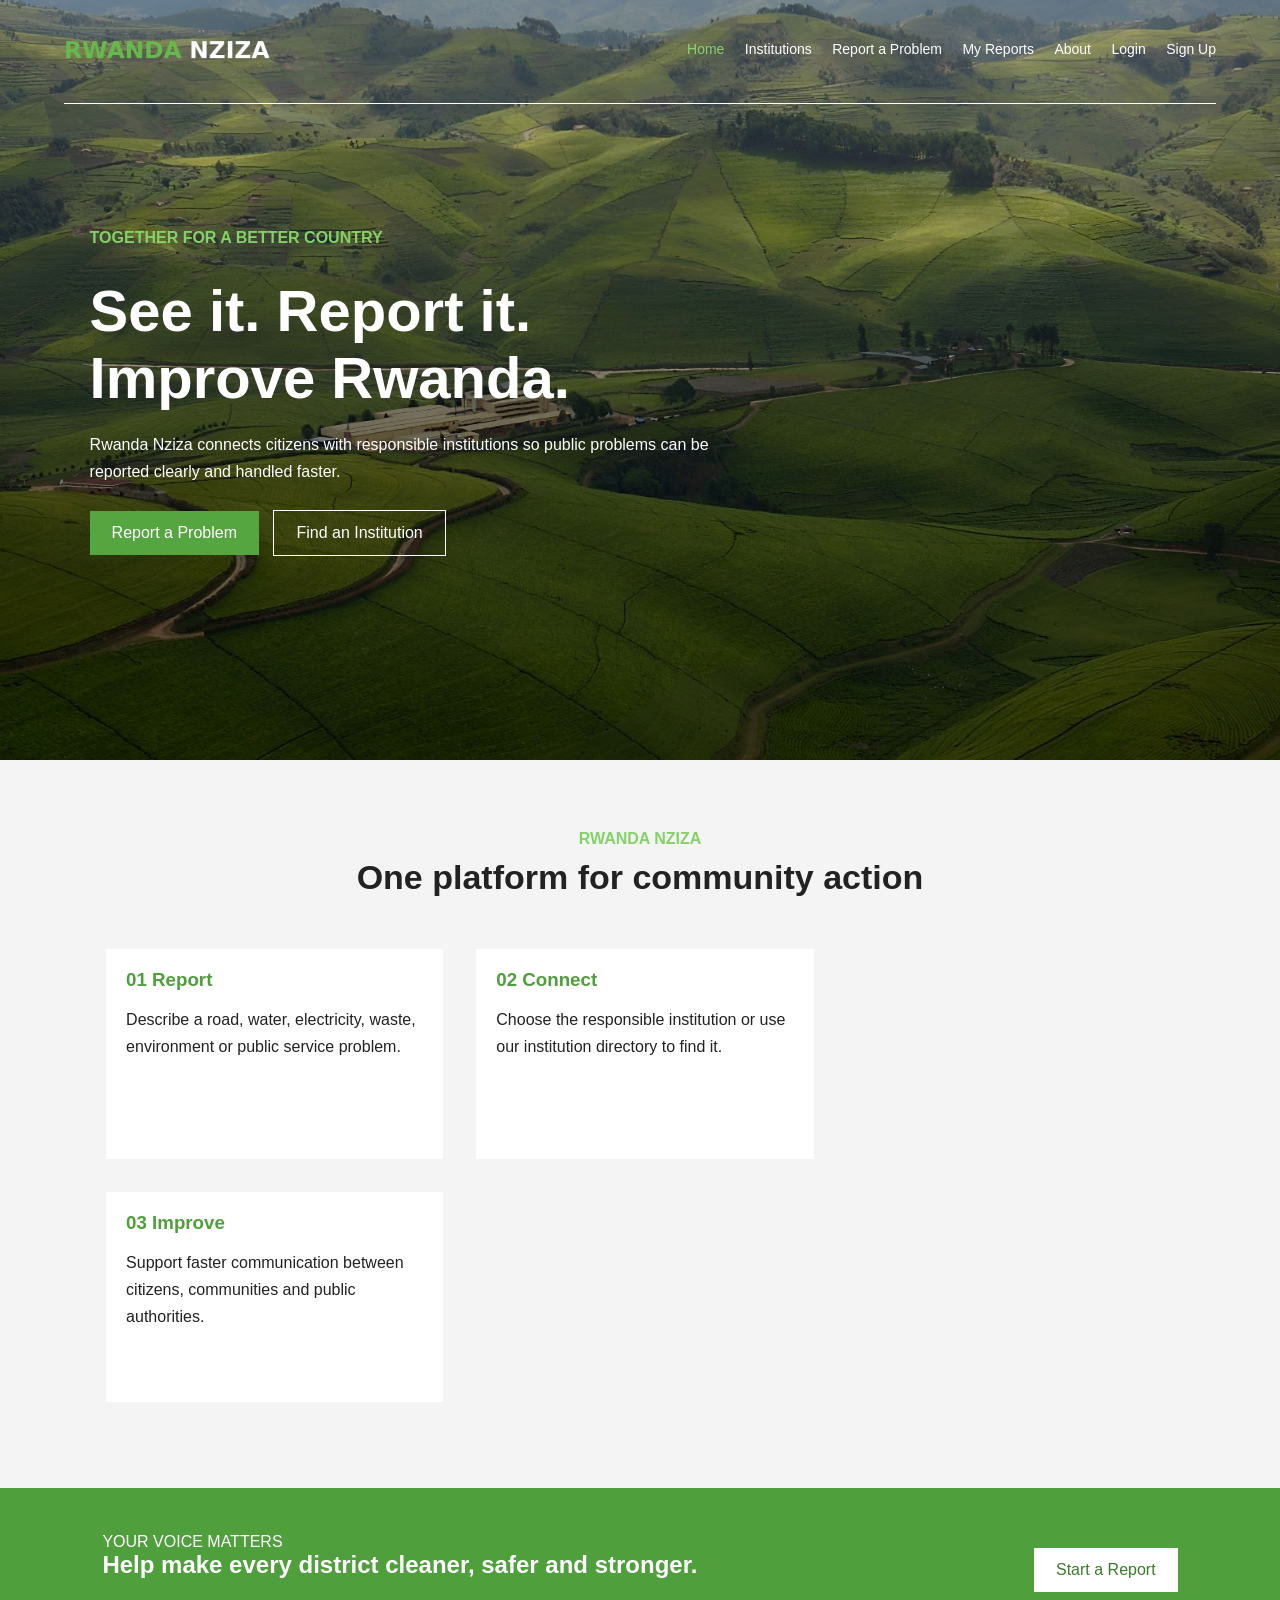
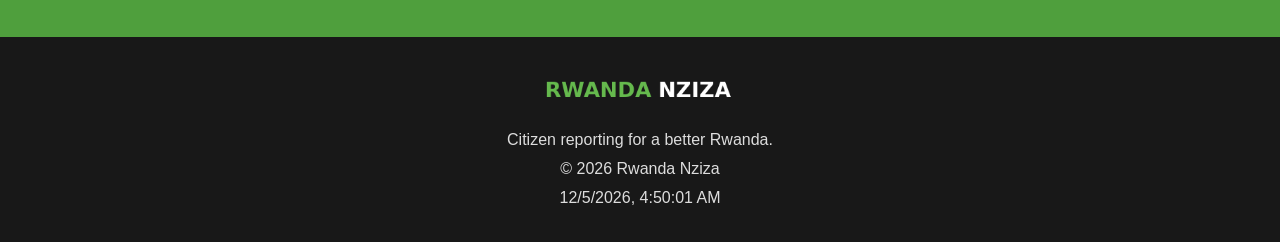
<file: Html/index.html>
<!DOCTYPE html>
<html>
<head>
    <title>Rwanda Nziza | Home</title>
    <link rel="stylesheet" href="../Css/style.css">
</head>
<body>
<header class="home-header">
    <nav>
        <a class="logo" href="index.html"><img src="../Media/logo.png" alt="Rwanda Nziza"></a>
        <button class="menu-button" id="menuButton">Menu</button>
        <div class="links" id="navLinks">
            <a class="active" href="index.html">Home</a>
            <a href="institutions.html">Institutions</a>
            <a href="report.html">Report a Problem</a>
            <a href="reports.html">My Reports</a>
            <a href="about.html">About</a>
            <a id="loginLink" href="login.html">Login</a>
            <a id="signupLink" href="signup.html">Sign Up</a>
            <a href="#" id="logoutLink">Logout</a>
            <span id="userName"></span>
        </div>
    </nav>
    <div class="header-text">
        <p class="green-text">TOGETHER FOR A BETTER COUNTRY</p>
        <h1>See it. Report it.<br>Improve Rwanda.</h1>
        <p>Rwanda Nziza connects citizens with responsible institutions so public problems can be reported clearly and handled faster.</p>
        <div class="header-buttons">
            <a class="button" href="report.html">Report a Problem</a>
            <a class="light-button" href="institutions.html">Find an Institution</a>
        </div>
    </div>
</header>
<main>
    <div class="section">
        <div class="section-title">
            <p class="green-text">RWANDA NZIZA</p>
            <h2>One platform for community action</h2>
        </div>
        <div class="cards">
            <div class="card"><h3>01 Report</h3><p>Describe a road, water, electricity, waste, environment or public service problem.</p></div>
            <div class="card"><h3>02 Connect</h3><p>Choose the responsible institution or use our institution directory to find it.</p></div>
            <div class="card"><h3>03 Improve</h3><p>Support faster communication between citizens, communities and public authorities.</p></div>
        </div>
    </div>
    <div class="green-section">
        <div><p>YOUR VOICE MATTERS</p><h2>Help make every district cleaner, safer and stronger.</h2></div>
        <a class="white-button" href="report.html">Start a Report</a>
    </div>
</main>
<footer>
    <img src="../Media/logo.png" alt="Rwanda Nziza">
    <p>Citizen reporting for a better Rwanda.</p>
    <p>© <span id="year"></span> Rwanda Nziza</p>
    <p id="dateTime"></p>
</footer>
<script src="../JavaScript/script.js"></script>
</body>
</html>
</file>
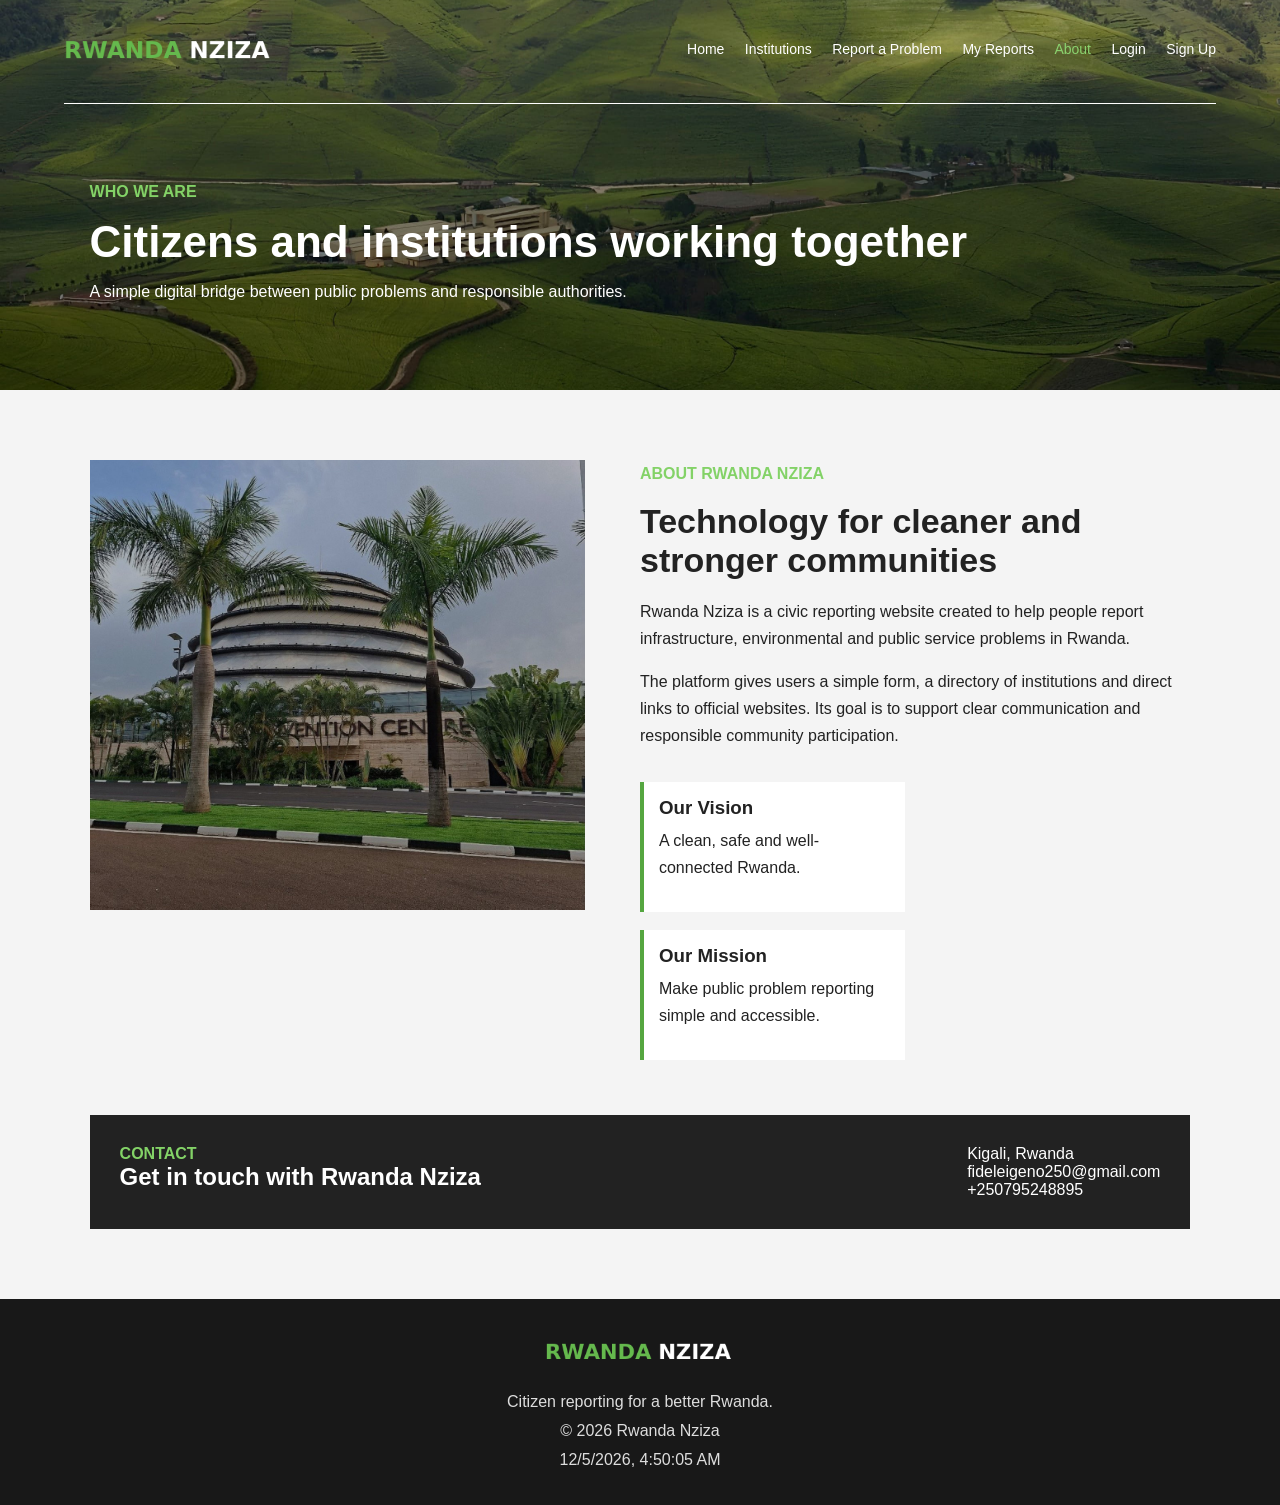
<file: Html/about.html>
<!DOCTYPE html>
<html>
<head>
    <title>Rwanda Nziza | About</title>
    <link rel="stylesheet" href="../Css/style.css">
</head>
<body>
<header class="page-header about-header">
    <nav>
        <a class="logo" href="index.html"><img src="../Media/logo.png" alt="Rwanda Nziza"></a>
        <button class="menu-button" id="menuButton">Menu</button>
        <div class="links" id="navLinks">
            <a href="index.html">Home</a>
            <a href="institutions.html">Institutions</a>
            <a href="report.html">Report a Problem</a>
            <a href="reports.html">My Reports</a>
            <a class="active" href="about.html">About</a>
            <a id="loginLink" href="login.html">Login</a>
            <a id="signupLink" href="signup.html">Sign Up</a>
            <a href="#" id="logoutLink">Logout</a>
            <span id="userName"></span>
        </div>
    </nav>
    <div class="page-title"><p class="green-text">WHO WE ARE</p><h1>Citizens and institutions working together</h1><p>A simple digital bridge between public problems and responsible authorities.</p></div>
</header>
<main class="section">
    <div class="about-box">
        <img class="about-picture" src="../Media/aboutbg.jpg" alt="Rwanda Nziza community">
        <div class="about-text">
            <p class="green-text">ABOUT RWANDA NZIZA</p>
            <h2>Technology for cleaner and stronger communities</h2>
            <p>Rwanda Nziza is a civic reporting website created to help people report infrastructure, environmental and public service problems in Rwanda.</p>
            <p>The platform gives users a simple form, a directory of institutions and direct links to official websites. Its goal is to support clear communication and responsible community participation.</p>
            <div class="value-box"><h3>Our Vision</h3><p>A clean, safe and well-connected Rwanda.</p></div>
            <div class="value-box"><h3>Our Mission</h3><p>Make public problem reporting simple and accessible.</p></div>
        </div>
    </div>
    <div class="contact-box">
        <div><p class="green-text">CONTACT</p><h2>Get in touch with Rwanda Nziza</h2></div>
        <div><p>Kigali, Rwanda</p><p>fideleigeno250@gmail.com</p><p>+250795248895</p></div>
    </div>
</main>
<footer>
    <img src="../Media/logo.png" alt="Rwanda Nziza">
    <p>Citizen reporting for a better Rwanda.</p>
    <p>© <span id="year"></span> Rwanda Nziza</p>
    <p id="dateTime"></p>
</footer>
<script src="../JavaScript/script.js"></script>
</body>
</html>
</file>
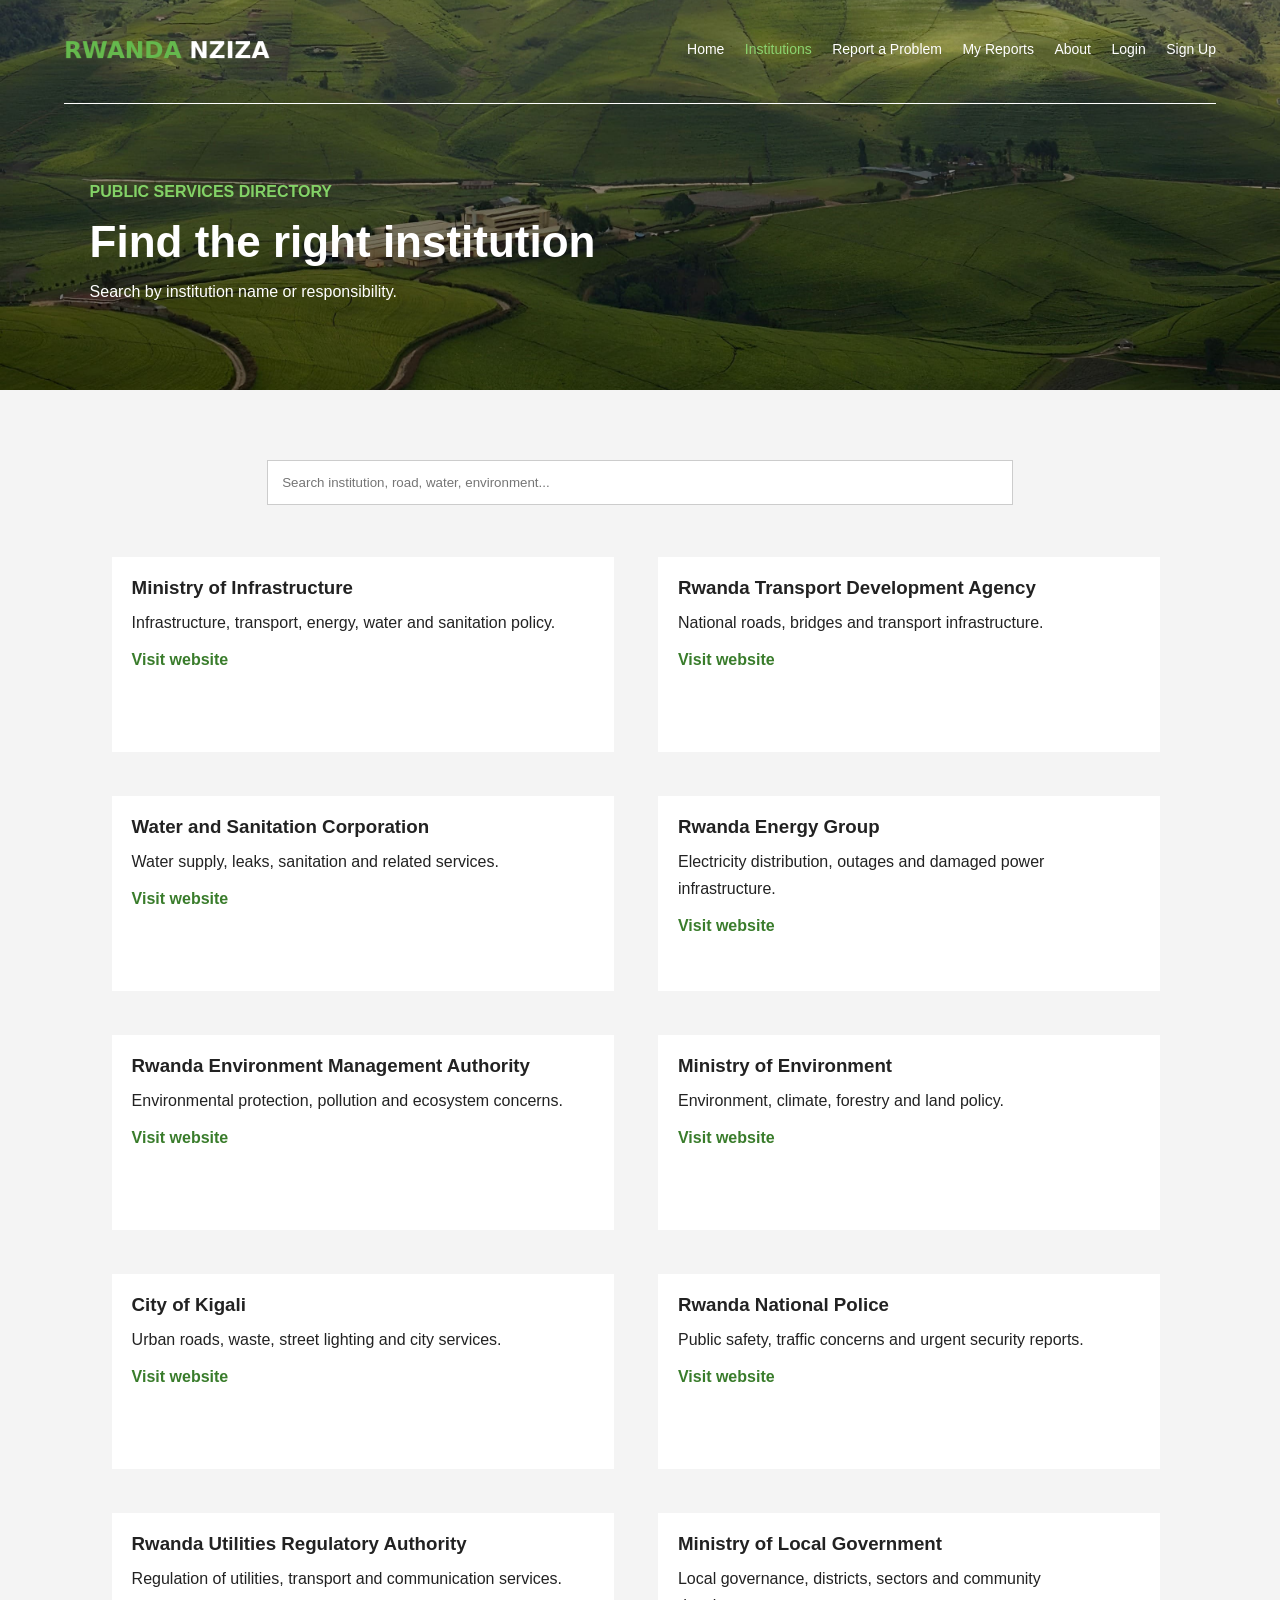
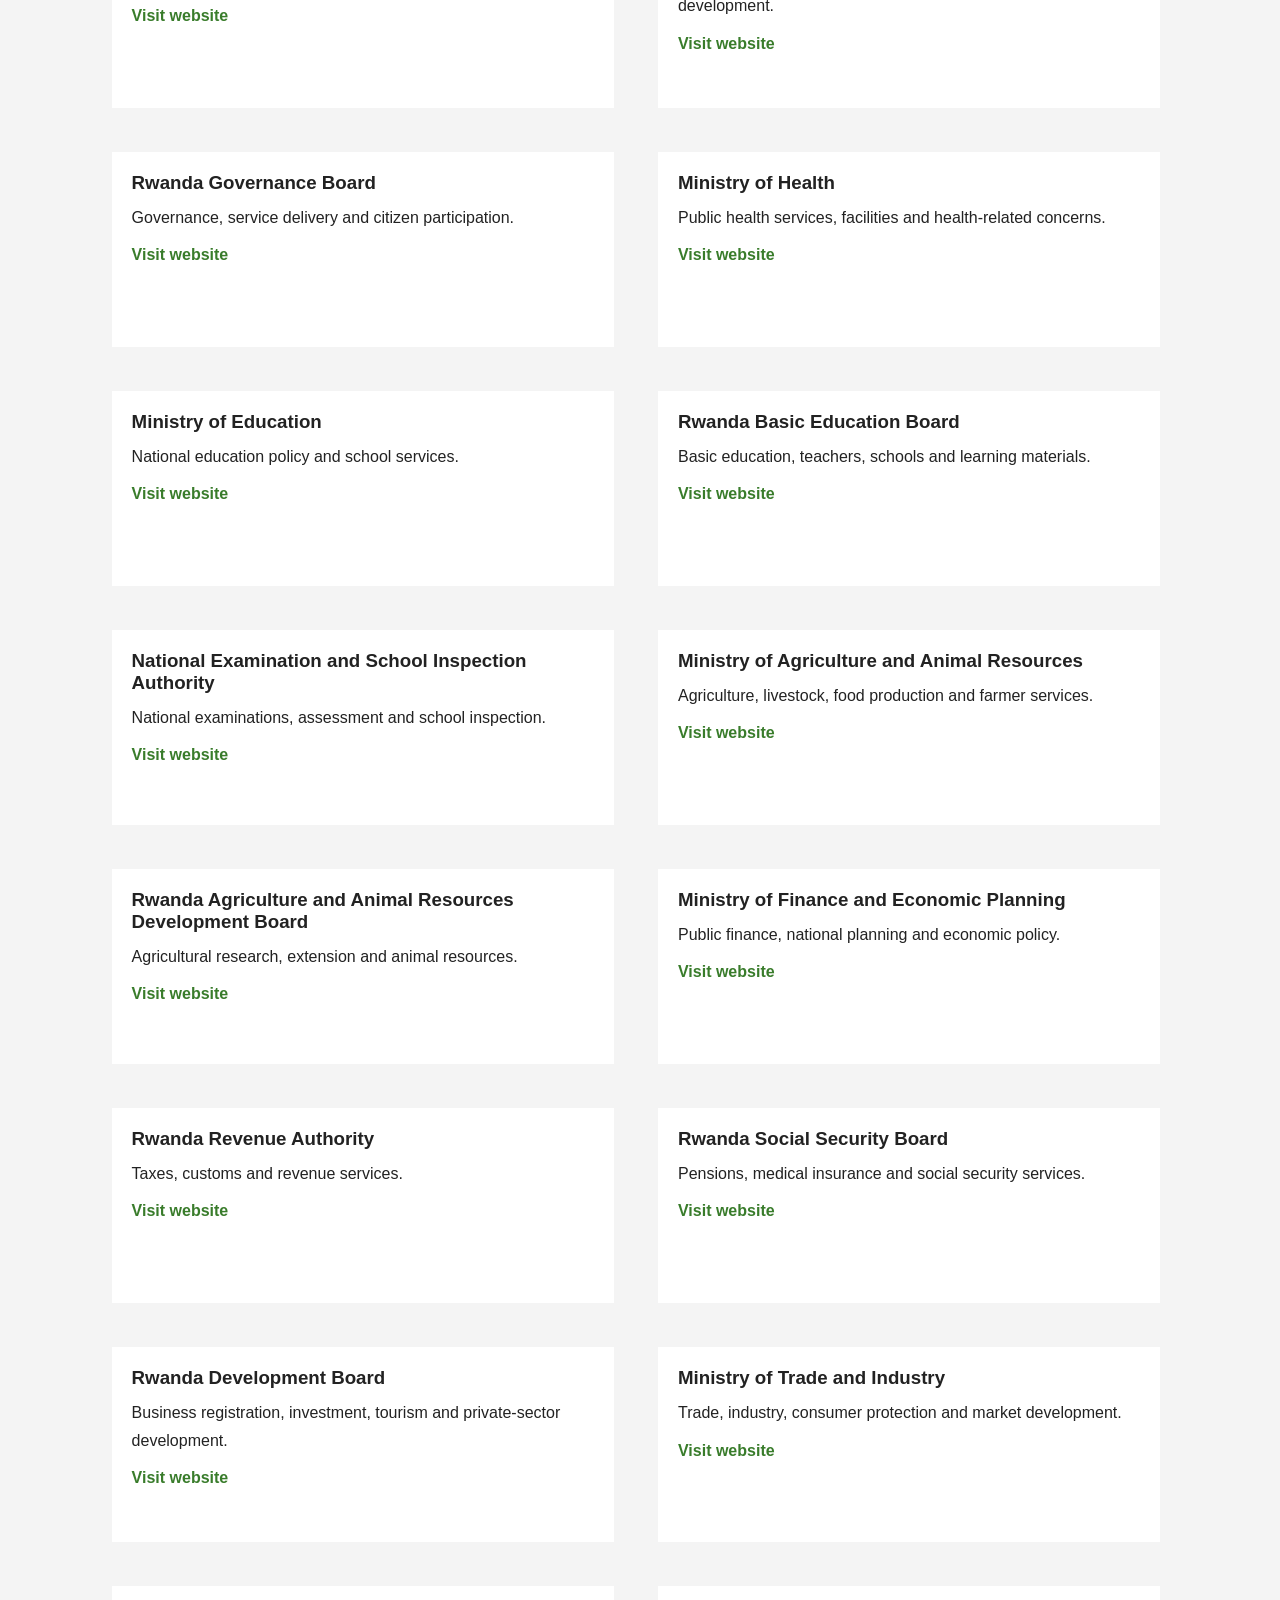
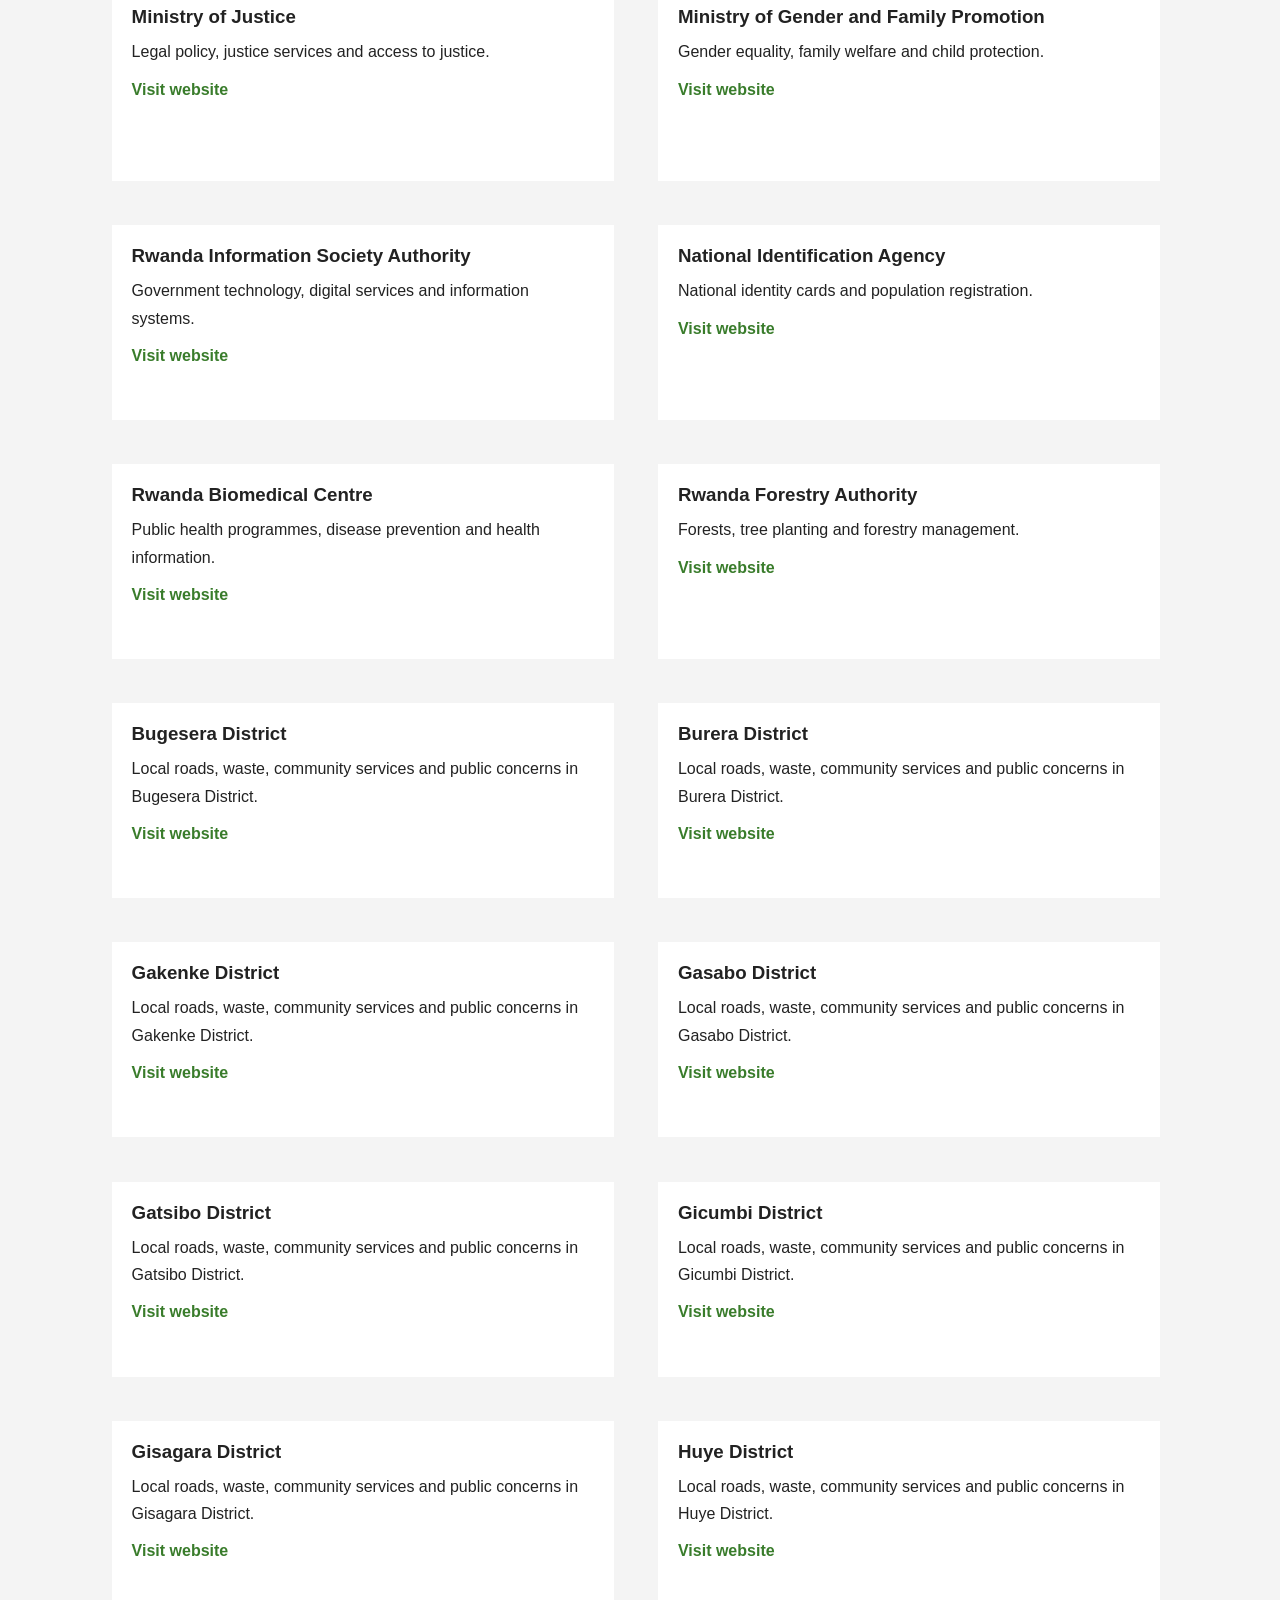
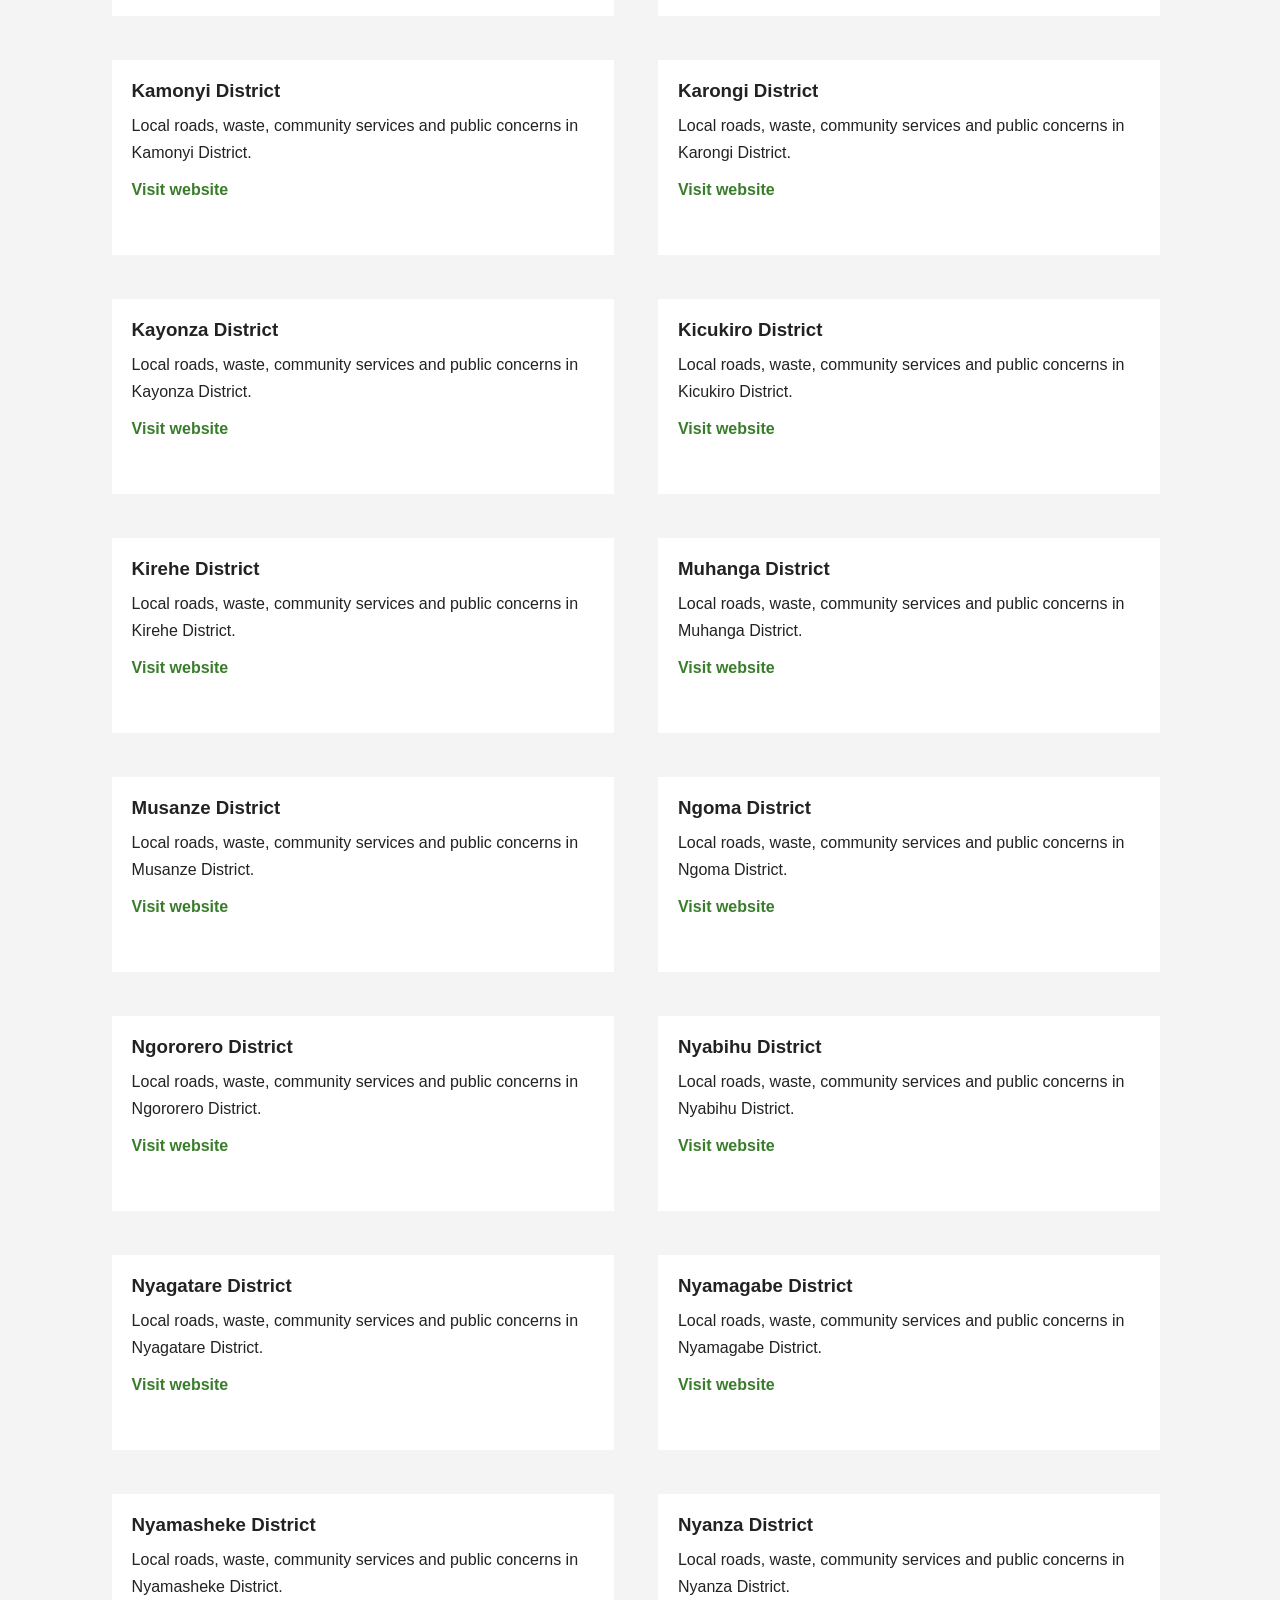
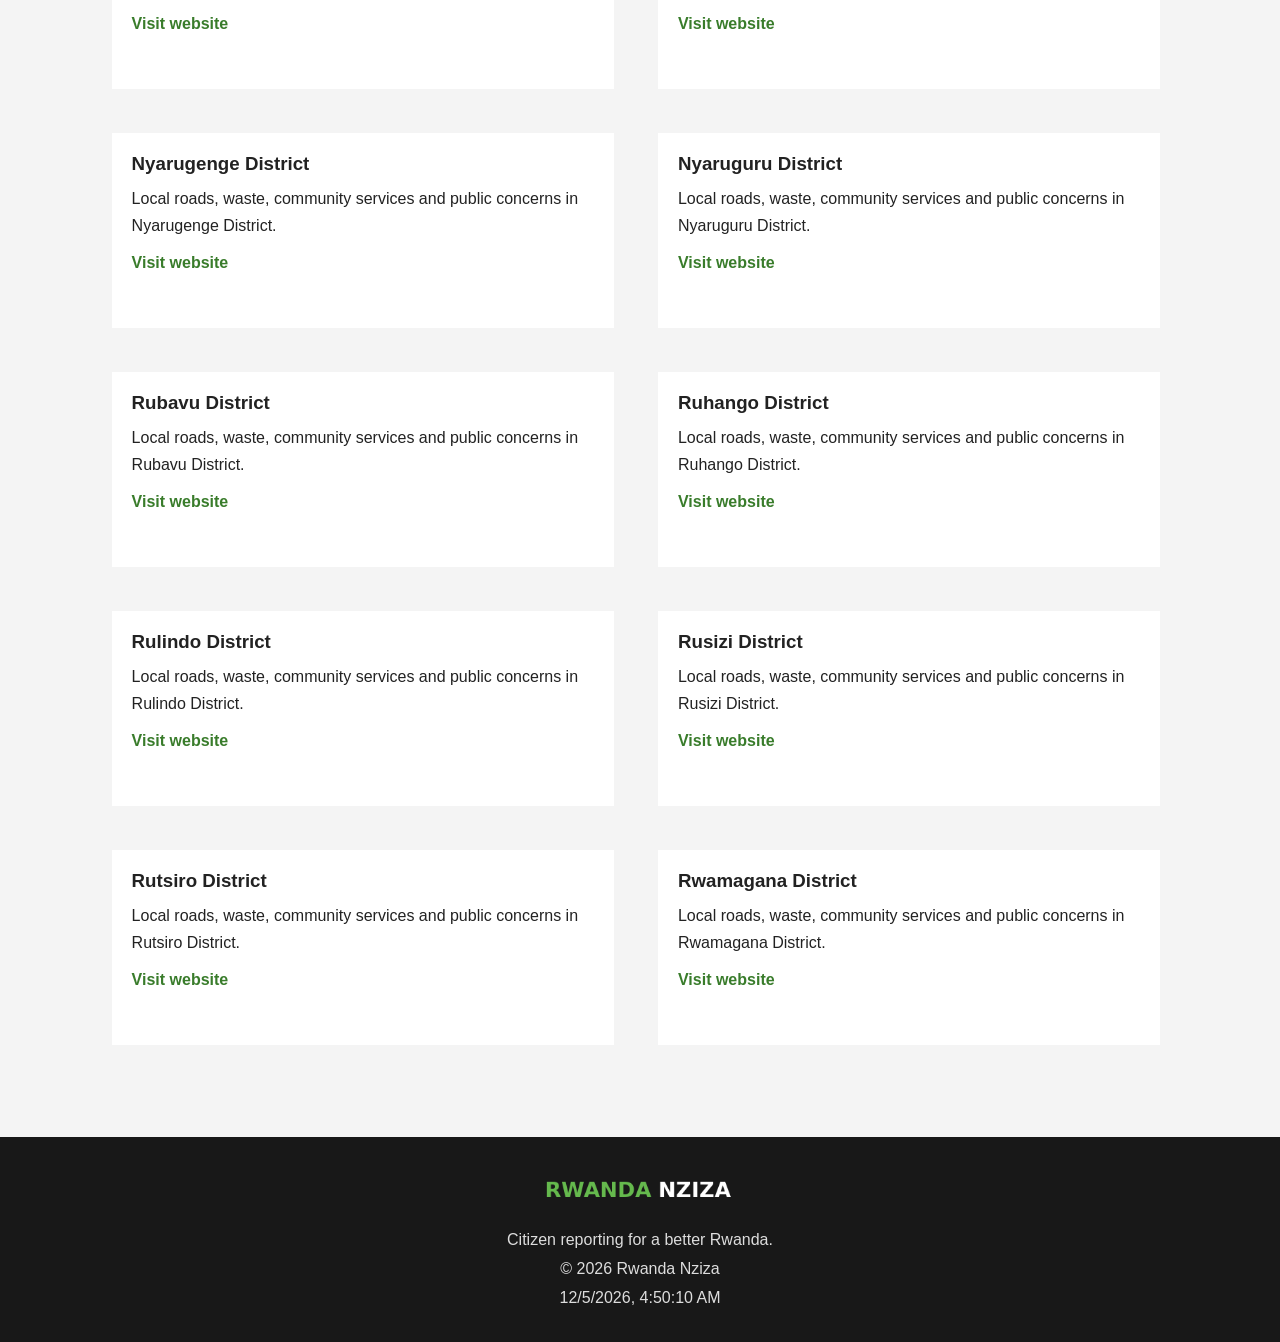
<file: Html/institutions.html>
<!DOCTYPE html>
<html>
<head>
    <title>Rwanda Nziza | Institutions</title>
    <link rel="stylesheet" href="../Css/style.css">
</head>
<body>
<header class="page-header">
    <nav>
        <a class="logo" href="index.html"><img src="../Media/logo.png" alt="Rwanda Nziza"></a>
        <button class="menu-button" id="menuButton">Menu</button>
        <div class="links" id="navLinks">
            <a href="index.html">Home</a>
            <a class="active" href="institutions.html">Institutions</a>
            <a href="report.html">Report a Problem</a>
            <a href="reports.html">My Reports</a>
            <a href="about.html">About</a>
            <a id="loginLink" href="login.html">Login</a>
            <a id="signupLink" href="signup.html">Sign Up</a>
            <a href="#" id="logoutLink">Logout</a>
            <span id="userName"></span>
        </div>
    </nav>
    <div class="page-title"><p class="green-text">PUBLIC SERVICES DIRECTORY</p><h1>Find the right institution</h1><p>Search by institution name or responsibility.</p></div>
</header>
<main class="section">
    <div class="search-box"><input type="text" id="institutionSearch" placeholder="Search institution, road, water, environment..."></div>
    <div class="institution-list">
        <div class="institution-card"><h3>Ministry of Infrastructure</h3><p>Infrastructure, transport, energy, water and sanitation policy.</p><a href="https://www.mininfra.gov.rw/" target="_blank">Visit website</a></div>
        <div class="institution-card"><h3>Rwanda Transport Development Agency</h3><p>National roads, bridges and transport infrastructure.</p><a href="https://www.rtda.gov.rw/" target="_blank">Visit website</a></div>
        <div class="institution-card"><h3>Water and Sanitation Corporation</h3><p>Water supply, leaks, sanitation and related services.</p><a href="https://www.wasac.rw/" target="_blank">Visit website</a></div>
        <div class="institution-card"><h3>Rwanda Energy Group</h3><p>Electricity distribution, outages and damaged power infrastructure.</p><a href="https://www.reg.rw/" target="_blank">Visit website</a></div>
        <div class="institution-card"><h3>Rwanda Environment Management Authority</h3><p>Environmental protection, pollution and ecosystem concerns.</p><a href="https://www.rema.gov.rw/" target="_blank">Visit website</a></div>
        <div class="institution-card"><h3>Ministry of Environment</h3><p>Environment, climate, forestry and land policy.</p><a href="https://www.environment.gov.rw/" target="_blank">Visit website</a></div>
        <div class="institution-card"><h3>City of Kigali</h3><p>Urban roads, waste, street lighting and city services.</p><a href="https://www.kigalicity.gov.rw/" target="_blank">Visit website</a></div>
        <div class="institution-card"><h3>Rwanda National Police</h3><p>Public safety, traffic concerns and urgent security reports.</p><a href="https://www.police.gov.rw/" target="_blank">Visit website</a></div>
        <div class="institution-card"><h3>Rwanda Utilities Regulatory Authority</h3><p>Regulation of utilities, transport and communication services.</p><a href="https://www.rura.rw/" target="_blank">Visit website</a></div>
        <div class="institution-card"><h3>Ministry of Local Government</h3><p>Local governance, districts, sectors and community development.</p><a href="https://www.minaloc.gov.rw/" target="_blank">Visit website</a></div>
        <div class="institution-card"><h3>Rwanda Governance Board</h3><p>Governance, service delivery and citizen participation.</p><a href="https://www.rgb.rw/" target="_blank">Visit website</a></div>
        <div class="institution-card"><h3>Ministry of Health</h3><p>Public health services, facilities and health-related concerns.</p><a href="https://www.moh.gov.rw/" target="_blank">Visit website</a></div>
        <div class="institution-card"><h3>Ministry of Education</h3><p>National education policy and school services.</p><a href="https://www.mineduc.gov.rw/" target="_blank">Visit website</a></div>
        <div class="institution-card"><h3>Rwanda Basic Education Board</h3><p>Basic education, teachers, schools and learning materials.</p><a href="https://www.reb.rw/" target="_blank">Visit website</a></div>
        <div class="institution-card"><h3>National Examination and School Inspection Authority</h3><p>National examinations, assessment and school inspection.</p><a href="https://www.nesa.gov.rw/" target="_blank">Visit website</a></div>
        <div class="institution-card"><h3>Ministry of Agriculture and Animal Resources</h3><p>Agriculture, livestock, food production and farmer services.</p><a href="https://www.minagri.gov.rw/" target="_blank">Visit website</a></div>
        <div class="institution-card"><h3>Rwanda Agriculture and Animal Resources Development Board</h3><p>Agricultural research, extension and animal resources.</p><a href="https://www.rab.gov.rw/" target="_blank">Visit website</a></div>
        <div class="institution-card"><h3>Ministry of Finance and Economic Planning</h3><p>Public finance, national planning and economic policy.</p><a href="https://www.minecofin.gov.rw/" target="_blank">Visit website</a></div>
        <div class="institution-card"><h3>Rwanda Revenue Authority</h3><p>Taxes, customs and revenue services.</p><a href="https://www.rra.gov.rw/" target="_blank">Visit website</a></div>
        <div class="institution-card"><h3>Rwanda Social Security Board</h3><p>Pensions, medical insurance and social security services.</p><a href="https://www.rssb.rw/" target="_blank">Visit website</a></div>
        <div class="institution-card"><h3>Rwanda Development Board</h3><p>Business registration, investment, tourism and private-sector development.</p><a href="https://www.rdb.rw/" target="_blank">Visit website</a></div>
        <div class="institution-card"><h3>Ministry of Trade and Industry</h3><p>Trade, industry, consumer protection and market development.</p><a href="https://www.minicom.gov.rw/" target="_blank">Visit website</a></div>
        <div class="institution-card"><h3>Ministry of Justice</h3><p>Legal policy, justice services and access to justice.</p><a href="https://www.minijust.gov.rw/" target="_blank">Visit website</a></div>
        <div class="institution-card"><h3>Ministry of Gender and Family Promotion</h3><p>Gender equality, family welfare and child protection.</p><a href="https://www.migeprof.gov.rw/" target="_blank">Visit website</a></div>
        <div class="institution-card"><h3>Rwanda Information Society Authority</h3><p>Government technology, digital services and information systems.</p><a href="https://www.risa.gov.rw/" target="_blank">Visit website</a></div>
        <div class="institution-card"><h3>National Identification Agency</h3><p>National identity cards and population registration.</p><a href="https://www.nida.gov.rw/" target="_blank">Visit website</a></div>
        <div class="institution-card"><h3>Rwanda Biomedical Centre</h3><p>Public health programmes, disease prevention and health information.</p><a href="https://www.rbc.gov.rw/" target="_blank">Visit website</a></div>
        <div class="institution-card"><h3>Rwanda Forestry Authority</h3><p>Forests, tree planting and forestry management.</p><a href="https://www.rfa.rw/" target="_blank">Visit website</a></div>
        <div class="institution-card"><h3>Bugesera District</h3><p>Local roads, waste, community services and public concerns in Bugesera District.</p><a href="https://www.bugesera.gov.rw/" target="_blank">Visit website</a></div>
        <div class="institution-card"><h3>Burera District</h3><p>Local roads, waste, community services and public concerns in Burera District.</p><a href="https://www.burera.gov.rw/" target="_blank">Visit website</a></div>
        <div class="institution-card"><h3>Gakenke District</h3><p>Local roads, waste, community services and public concerns in Gakenke District.</p><a href="https://www.gakenke.gov.rw/" target="_blank">Visit website</a></div>
        <div class="institution-card"><h3>Gasabo District</h3><p>Local roads, waste, community services and public concerns in Gasabo District.</p><a href="https://www.gasabo.gov.rw/" target="_blank">Visit website</a></div>
        <div class="institution-card"><h3>Gatsibo District</h3><p>Local roads, waste, community services and public concerns in Gatsibo District.</p><a href="https://www.gatsibo.gov.rw/" target="_blank">Visit website</a></div>
        <div class="institution-card"><h3>Gicumbi District</h3><p>Local roads, waste, community services and public concerns in Gicumbi District.</p><a href="https://www.gicumbi.gov.rw/" target="_blank">Visit website</a></div>
        <div class="institution-card"><h3>Gisagara District</h3><p>Local roads, waste, community services and public concerns in Gisagara District.</p><a href="https://www.gisagara.gov.rw/" target="_blank">Visit website</a></div>
        <div class="institution-card"><h3>Huye District</h3><p>Local roads, waste, community services and public concerns in Huye District.</p><a href="https://www.huye.gov.rw/" target="_blank">Visit website</a></div>
        <div class="institution-card"><h3>Kamonyi District</h3><p>Local roads, waste, community services and public concerns in Kamonyi District.</p><a href="https://www.kamonyi.gov.rw/" target="_blank">Visit website</a></div>
        <div class="institution-card"><h3>Karongi District</h3><p>Local roads, waste, community services and public concerns in Karongi District.</p><a href="https://www.karongi.gov.rw/" target="_blank">Visit website</a></div>
        <div class="institution-card"><h3>Kayonza District</h3><p>Local roads, waste, community services and public concerns in Kayonza District.</p><a href="https://www.kayonza.gov.rw/" target="_blank">Visit website</a></div>
        <div class="institution-card"><h3>Kicukiro District</h3><p>Local roads, waste, community services and public concerns in Kicukiro District.</p><a href="https://www.kicukiro.gov.rw/" target="_blank">Visit website</a></div>
        <div class="institution-card"><h3>Kirehe District</h3><p>Local roads, waste, community services and public concerns in Kirehe District.</p><a href="https://www.kirehe.gov.rw/" target="_blank">Visit website</a></div>
        <div class="institution-card"><h3>Muhanga District</h3><p>Local roads, waste, community services and public concerns in Muhanga District.</p><a href="https://www.muhanga.gov.rw/" target="_blank">Visit website</a></div>
        <div class="institution-card"><h3>Musanze District</h3><p>Local roads, waste, community services and public concerns in Musanze District.</p><a href="https://www.musanze.gov.rw/" target="_blank">Visit website</a></div>
        <div class="institution-card"><h3>Ngoma District</h3><p>Local roads, waste, community services and public concerns in Ngoma District.</p><a href="https://www.ngoma.gov.rw/" target="_blank">Visit website</a></div>
        <div class="institution-card"><h3>Ngororero District</h3><p>Local roads, waste, community services and public concerns in Ngororero District.</p><a href="https://www.ngororero.gov.rw/" target="_blank">Visit website</a></div>
        <div class="institution-card"><h3>Nyabihu District</h3><p>Local roads, waste, community services and public concerns in Nyabihu District.</p><a href="https://www.nyabihu.gov.rw/" target="_blank">Visit website</a></div>
        <div class="institution-card"><h3>Nyagatare District</h3><p>Local roads, waste, community services and public concerns in Nyagatare District.</p><a href="https://www.nyagatare.gov.rw/" target="_blank">Visit website</a></div>
        <div class="institution-card"><h3>Nyamagabe District</h3><p>Local roads, waste, community services and public concerns in Nyamagabe District.</p><a href="https://www.nyamagabe.gov.rw/" target="_blank">Visit website</a></div>
        <div class="institution-card"><h3>Nyamasheke District</h3><p>Local roads, waste, community services and public concerns in Nyamasheke District.</p><a href="https://www.nyamasheke.gov.rw/" target="_blank">Visit website</a></div>
        <div class="institution-card"><h3>Nyanza District</h3><p>Local roads, waste, community services and public concerns in Nyanza District.</p><a href="https://www.nyanza.gov.rw/" target="_blank">Visit website</a></div>
        <div class="institution-card"><h3>Nyarugenge District</h3><p>Local roads, waste, community services and public concerns in Nyarugenge District.</p><a href="https://www.nyarugenge.gov.rw/" target="_blank">Visit website</a></div>
        <div class="institution-card"><h3>Nyaruguru District</h3><p>Local roads, waste, community services and public concerns in Nyaruguru District.</p><a href="https://www.nyaruguru.gov.rw/" target="_blank">Visit website</a></div>
        <div class="institution-card"><h3>Rubavu District</h3><p>Local roads, waste, community services and public concerns in Rubavu District.</p><a href="https://www.rubavu.gov.rw/" target="_blank">Visit website</a></div>
        <div class="institution-card"><h3>Ruhango District</h3><p>Local roads, waste, community services and public concerns in Ruhango District.</p><a href="https://www.ruhango.gov.rw/" target="_blank">Visit website</a></div>
        <div class="institution-card"><h3>Rulindo District</h3><p>Local roads, waste, community services and public concerns in Rulindo District.</p><a href="https://www.rulindo.gov.rw/" target="_blank">Visit website</a></div>
        <div class="institution-card"><h3>Rusizi District</h3><p>Local roads, waste, community services and public concerns in Rusizi District.</p><a href="https://www.rusizi.gov.rw/" target="_blank">Visit website</a></div>
        <div class="institution-card"><h3>Rutsiro District</h3><p>Local roads, waste, community services and public concerns in Rutsiro District.</p><a href="https://www.rutsiro.gov.rw/" target="_blank">Visit website</a></div>
        <div class="institution-card"><h3>Rwamagana District</h3><p>Local roads, waste, community services and public concerns in Rwamagana District.</p><a href="https://www.rwamagana.gov.rw/" target="_blank">Visit website</a></div>
    </div>
    <p id="noInstitution">No institution matches your search.</p>
</main>
<footer>
    <img src="../Media/logo.png" alt="Rwanda Nziza">
    <p>Citizen reporting for a better Rwanda.</p>
    <p>© <span id="year"></span> Rwanda Nziza</p>
    <p id="dateTime"></p>
</footer>
<script src="../JavaScript/script.js"></script>
</body>
</html>
</file>
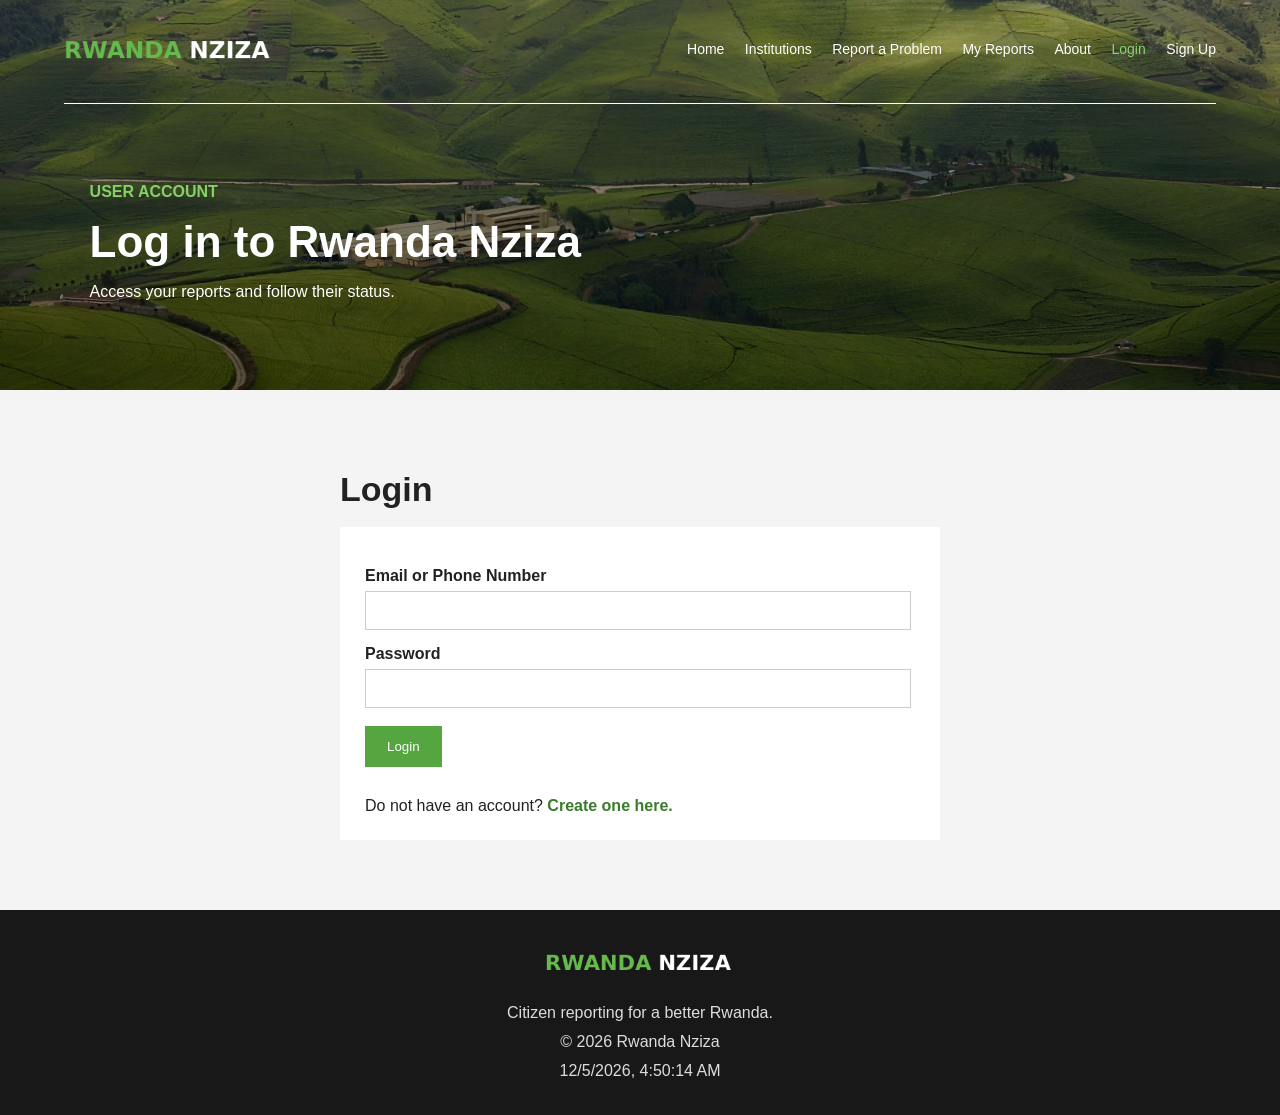
<file: Html/login.html>
<!DOCTYPE html>
<html>
<head>
    <title>Rwanda Nziza | Login</title>
    <link rel="stylesheet" href="../Css/style.css">
</head>
<body>
<header class="page-header">
    <nav>
        <a class="logo" href="index.html"><img src="../Media/logo.png" alt="Rwanda Nziza"></a>
        <button class="menu-button" id="menuButton">Menu</button>
        <div class="links" id="navLinks">
            <a href="index.html">Home</a>
            <a href="institutions.html">Institutions</a>
            <a href="report.html">Report a Problem</a>
            <a href="reports.html">My Reports</a>
            <a href="about.html">About</a>
            <a class="active" id="loginLink" href="login.html">Login</a>
            <a id="signupLink" href="signup.html">Sign Up</a>
            <a href="#" id="logoutLink">Logout</a>
            <span id="userName"></span>
        </div>
    </nav>
    <div class="page-title"><p class="green-text">USER ACCOUNT</p><h1>Log in to Rwanda Nziza</h1><p>Access your reports and follow their status.</p></div>
</header>
<main class="section"><div class="account-box"><h2>Login</h2><form id="loginForm" class="account-form"><label for="loginName">Email or Phone Number</label><input type="text" id="loginName" required><label for="loginPassword">Password</label><input type="password" id="loginPassword" required><button type="submit">Login</button><p id="loginMessage"></p><p>Do not have an account? <a href="signup.html">Create one here.</a></p></form></div></main>
<footer>
    <img src="../Media/logo.png" alt="Rwanda Nziza">
    <p>Citizen reporting for a better Rwanda.</p>
    <p>© <span id="year"></span> Rwanda Nziza</p>
    <p id="dateTime"></p>
</footer>
<script src="../JavaScript/script.js"></script>
</body>
</html>
</file>
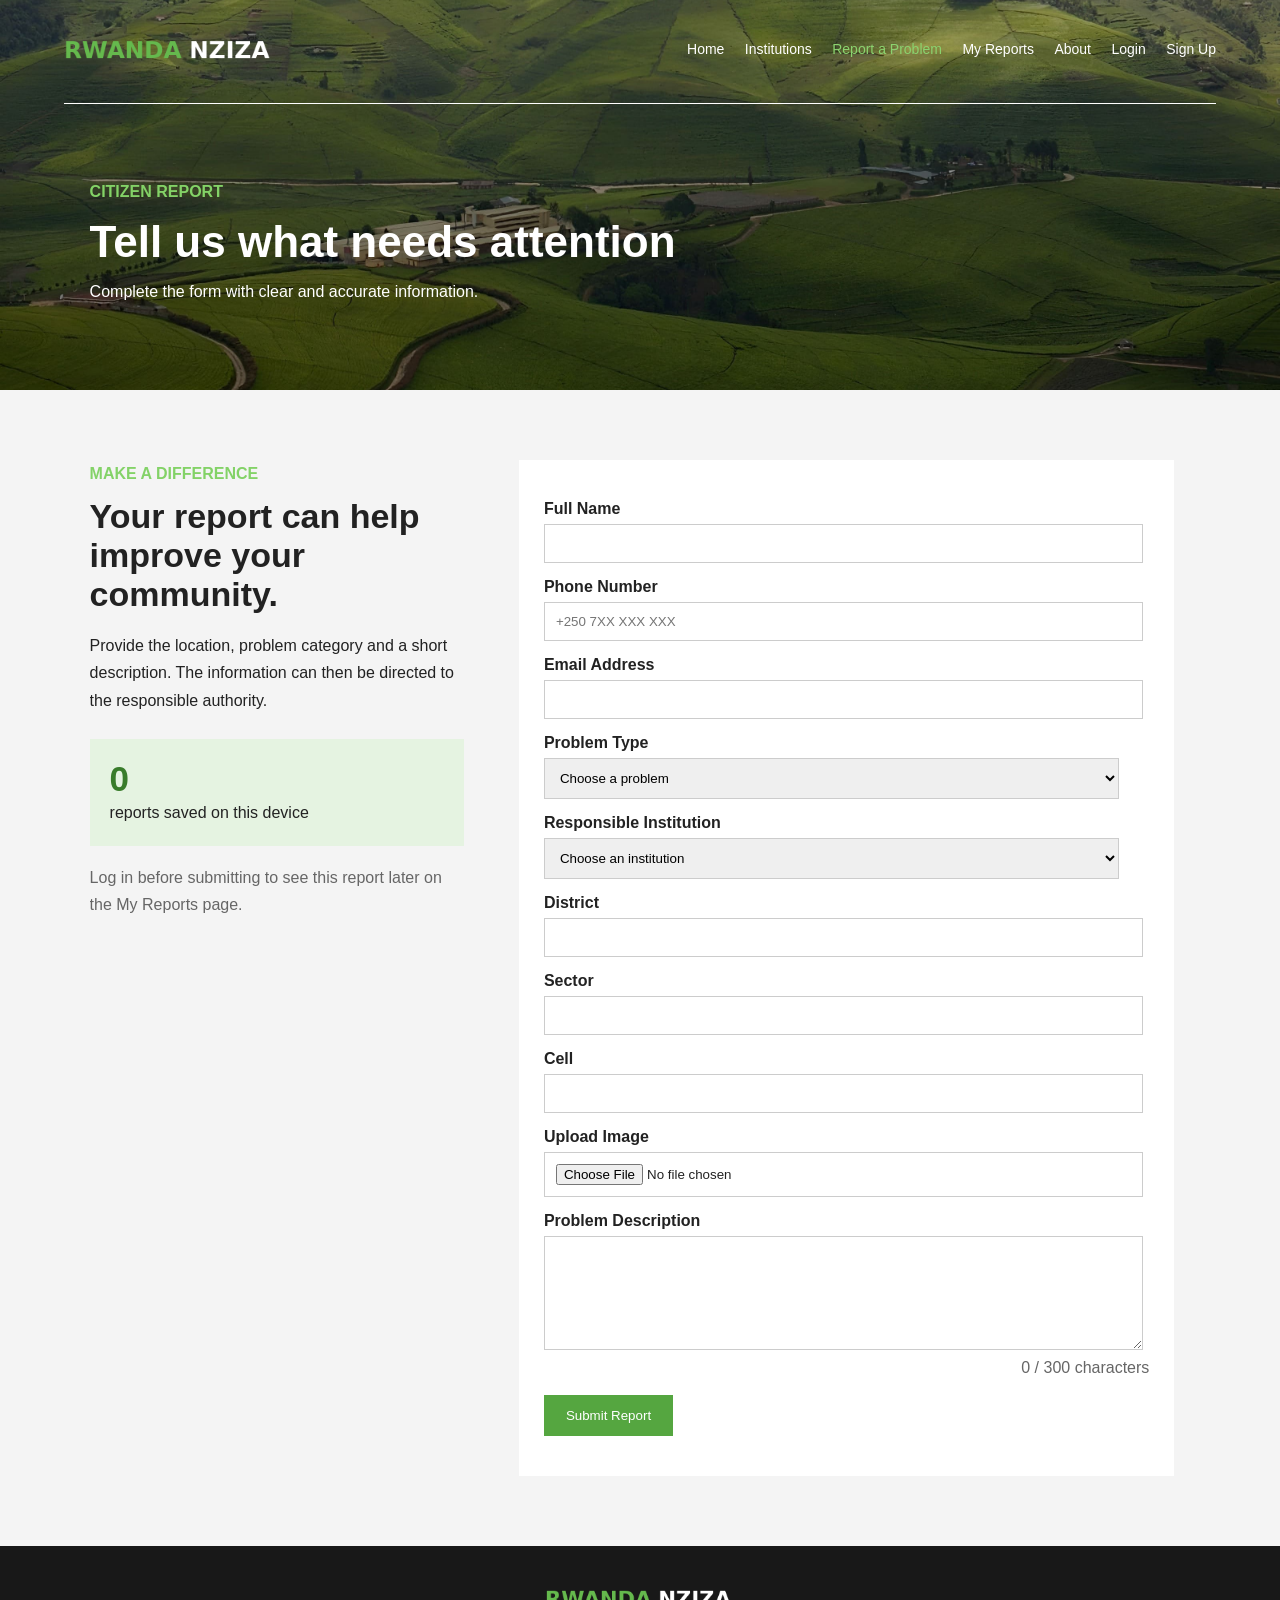
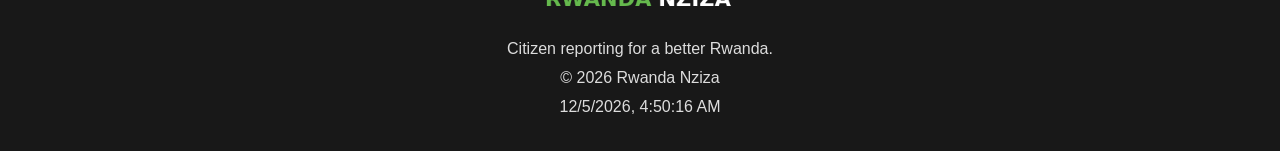
<file: Html/report.html>
<!DOCTYPE html>
<html>
<head>
    <title>Rwanda Nziza | Report a Problem</title>
    <link rel="stylesheet" href="../Css/style.css">
</head>
<body>
<header class="page-header">
    <nav>
        <a class="logo" href="index.html"><img src="../Media/logo.png" alt="Rwanda Nziza"></a>
        <button class="menu-button" id="menuButton">Menu</button>
        <div class="links" id="navLinks">
            <a href="index.html">Home</a>
            <a href="institutions.html">Institutions</a>
            <a class="active" href="report.html">Report a Problem</a>
            <a href="reports.html">My Reports</a>
            <a href="about.html">About</a>
            <a id="loginLink" href="login.html">Login</a>
            <a id="signupLink" href="signup.html">Sign Up</a>
            <a href="#" id="logoutLink">Logout</a>
            <span id="userName"></span>
        </div>
    </nav>
    <div class="page-title"><p class="green-text">CITIZEN REPORT</p><h1>Tell us what needs attention</h1><p>Complete the form with clear and accurate information.</p></div>
</header>
<main class="section">
    <div class="form-area">
        <div class="form-info">
            <p class="green-text">MAKE A DIFFERENCE</p>
            <h2>Your report can help improve your community.</h2>
            <p>Provide the location, problem category and a short description. The information can then be directed to the responsible authority.</p>
            <div class="report-count"><strong id="reportCounter">0</strong><p>reports saved on this device</p></div>
            <p class="small-note">Log in before submitting to see this report later on the My Reports page.</p>
        </div>
        <form id="reportForm">
            <label for="fullname">Full Name</label><input type="text" id="fullname" required>
            <label for="phone">Phone Number</label><input type="text" id="phone" placeholder="+250 7XX XXX XXX" required>
            <label for="email">Email Address</label><input type="email" id="email" required>
            <label for="problemType">Problem Type</label>
            <select id="problemType" required><option value="">Choose a problem</option><option>Damaged Road</option><option>Broken Water Pipe</option><option>Electricity Problem</option><option>Flooding</option><option>Broken Street Light</option><option>Bridge Damage</option><option>Garbage Problem</option><option>Environmental Problem</option><option>Other</option></select>
            <label for="institution">Responsible Institution</label>
            <select id="institution" required><option value="">Choose an institution</option>
                <option>Ministry of Infrastructure</option>
                <option>Rwanda Transport Development Agency</option>
                <option>Water and Sanitation Corporation</option>
                <option>Rwanda Energy Group</option>
                <option>Rwanda Environment Management Authority</option>
                <option>Ministry of Environment</option>
                <option>City of Kigali</option>
                <option>Rwanda National Police</option>
                <option>Rwanda Utilities Regulatory Authority</option>
                <option>Ministry of Local Government</option>
                <option>Rwanda Governance Board</option>
                <option>Ministry of Health</option>
                <option>Ministry of Education</option>
                <option>Rwanda Basic Education Board</option>
                <option>National Examination and School Inspection Authority</option>
                <option>Ministry of Agriculture and Animal Resources</option>
                <option>Rwanda Agriculture and Animal Resources Development Board</option>
                <option>Ministry of Finance and Economic Planning</option>
                <option>Rwanda Revenue Authority</option>
                <option>Rwanda Social Security Board</option>
                <option>Rwanda Development Board</option>
                <option>Ministry of Trade and Industry</option>
                <option>Ministry of Justice</option>
                <option>Ministry of Gender and Family Promotion</option>
                <option>Rwanda Information Society Authority</option>
                <option>National Identification Agency</option>
                <option>Rwanda Biomedical Centre</option>
                <option>Rwanda Forestry Authority</option>
                <option>District Authority</option>
                <option>Other</option>
            </select>
            <label for="district">District</label><input type="text" id="district" required>
            <label for="sector">Sector</label><input type="text" id="sector" required>
            <label for="cell">Cell</label><input type="text" id="cell" required>
            <label for="image">Upload Image</label><input type="file" id="image" accept="image/*">
            <label for="description">Problem Description</label><textarea id="description" rows="6" maxlength="300" required></textarea>
            <p id="charCount">0 / 300 characters</p>
            <button type="submit">Submit Report</button><p id="successMessage"></p>
        </form>
    </div>
</main>
<footer>
    <img src="../Media/logo.png" alt="Rwanda Nziza">
    <p>Citizen reporting for a better Rwanda.</p>
    <p>© <span id="year"></span> Rwanda Nziza</p>
    <p id="dateTime"></p>
</footer>
<script src="../JavaScript/script.js"></script>
</body>
</html>
</file>
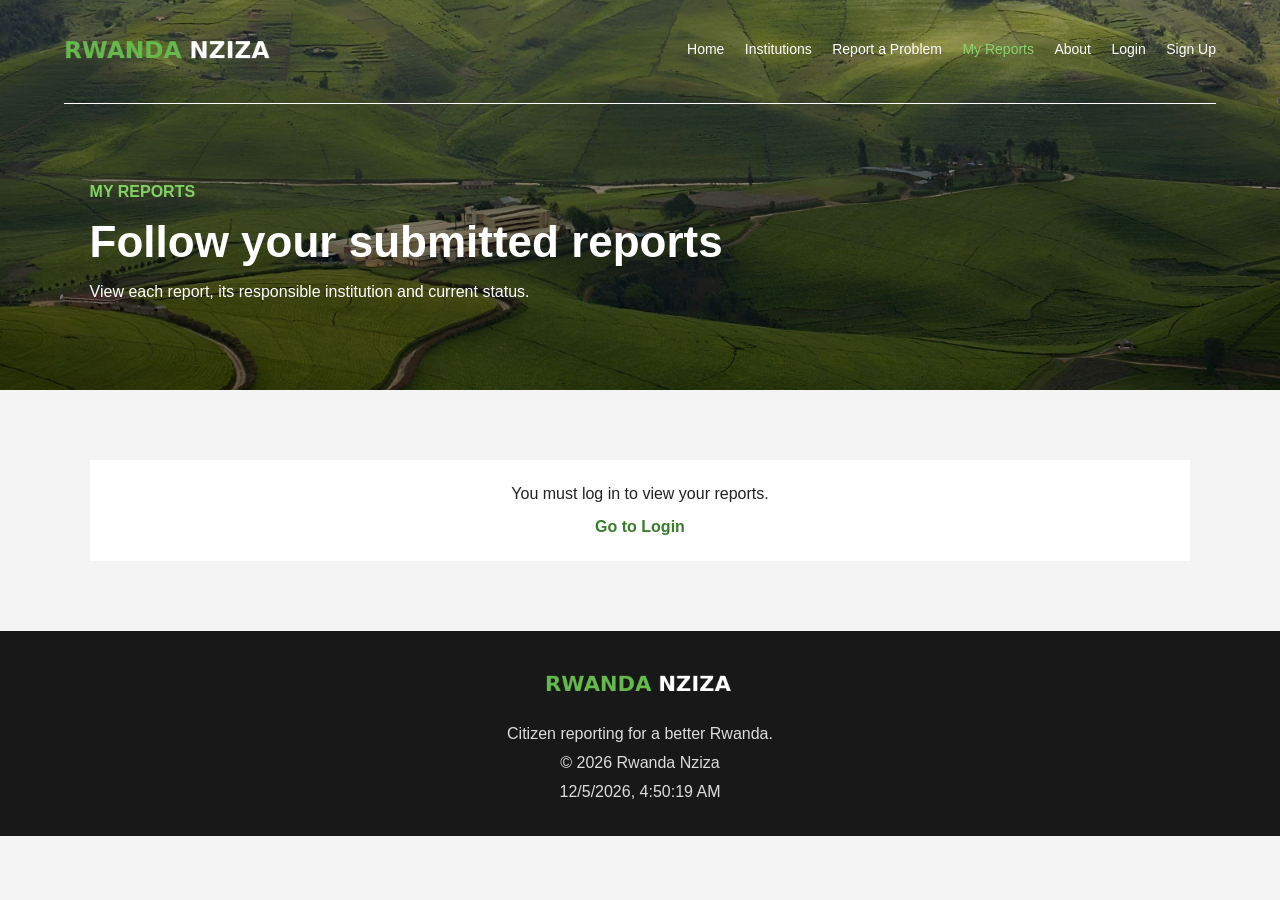
<file: Html/reports.html>
<!DOCTYPE html>
<html>
<head>
    <title>Rwanda Nziza | My Reports</title>
    <link rel="stylesheet" href="../Css/style.css">
</head>
<body>
<header class="page-header">
    <nav>
        <a class="logo" href="index.html"><img src="../Media/logo.png" alt="Rwanda Nziza"></a>
        <button class="menu-button" id="menuButton">Menu</button>
        <div class="links" id="navLinks">
            <a href="index.html">Home</a>
            <a href="institutions.html">Institutions</a>
            <a href="report.html">Report a Problem</a>
            <a class="active" href="reports.html">My Reports</a>
            <a href="about.html">About</a>
            <a id="loginLink" href="login.html">Login</a>
            <a id="signupLink" href="signup.html">Sign Up</a>
            <a href="#" id="logoutLink">Logout</a>
            <span id="userName"></span>
        </div>
    </nav>
    <div class="page-title"><p class="green-text">MY REPORTS</p><h1>Follow your submitted reports</h1><p>View each report, its responsible institution and current status.</p></div>
</header>
<main class="section"><div id="reportsMessage" class="reports-message"></div><div id="reportsList" class="reports-list"></div></main>
<footer>
    <img src="../Media/logo.png" alt="Rwanda Nziza">
    <p>Citizen reporting for a better Rwanda.</p>
    <p>© <span id="year"></span> Rwanda Nziza</p>
    <p id="dateTime"></p>
</footer>
<script src="../JavaScript/script.js"></script>
</body>
</html>
</file>
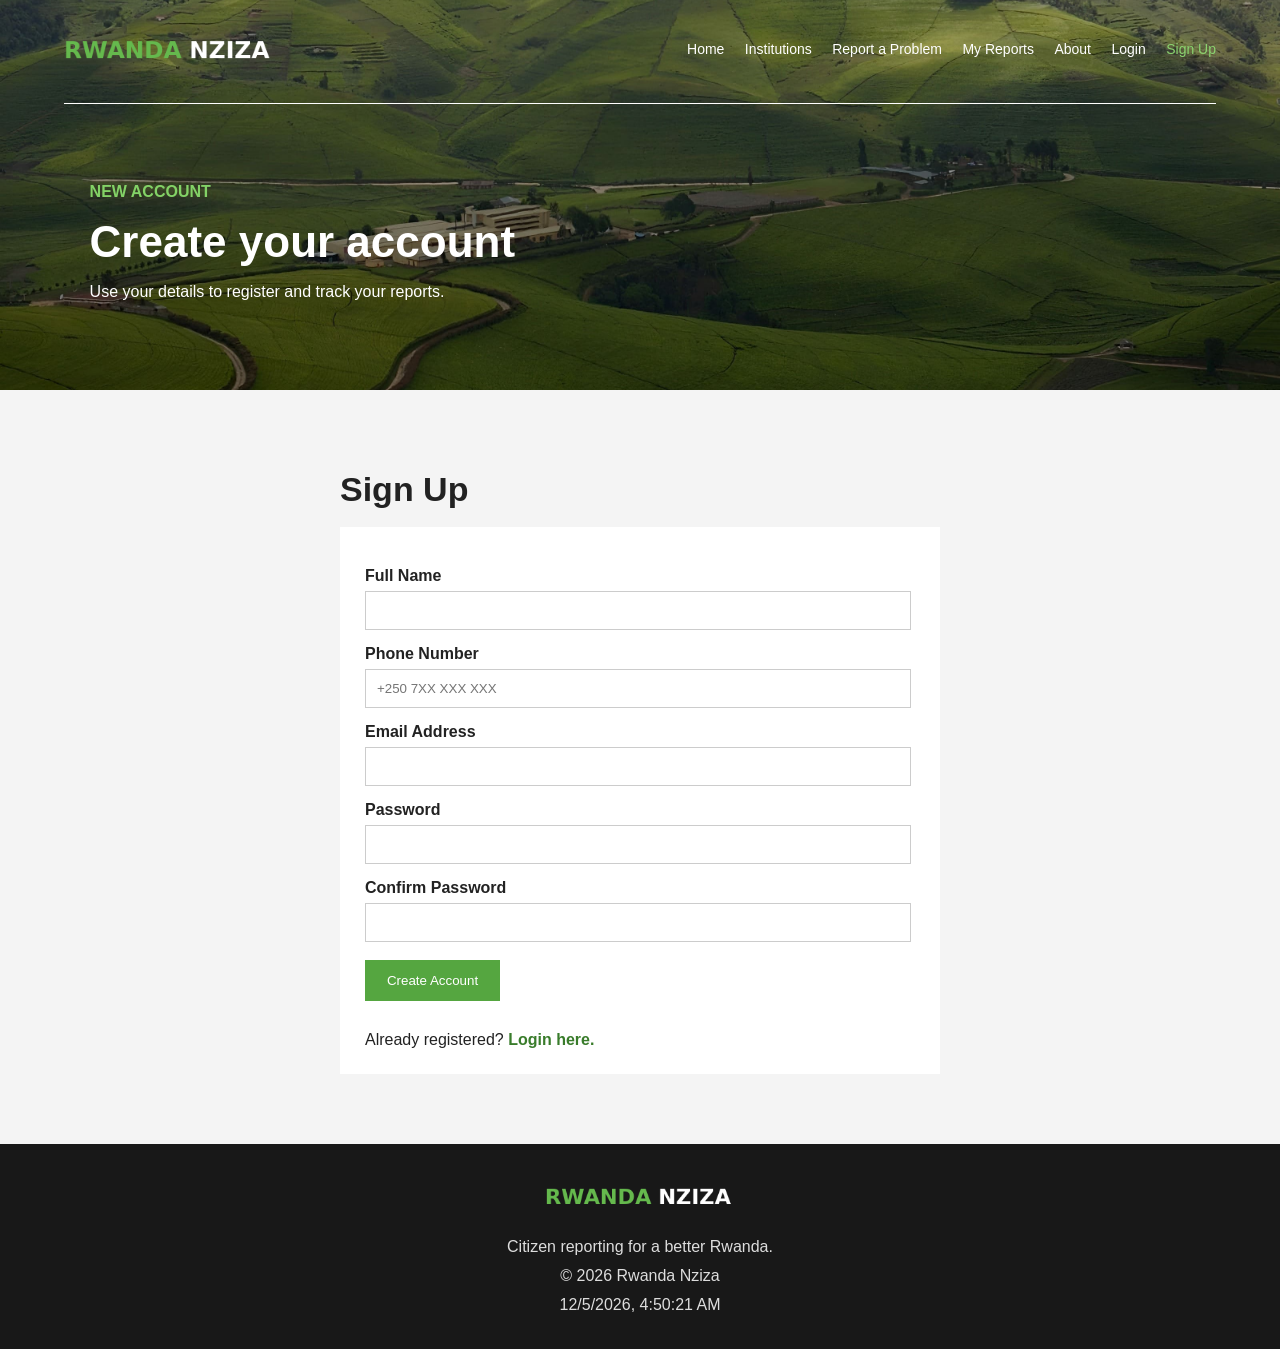
<file: Html/signup.html>
<!DOCTYPE html>
<html>
<head>
    <title>Rwanda Nziza | Sign Up</title>
    <link rel="stylesheet" href="../Css/style.css">
</head>
<body>
<header class="page-header">
    <nav>
        <a class="logo" href="index.html"><img src="../Media/logo.png" alt="Rwanda Nziza"></a>
        <button class="menu-button" id="menuButton">Menu</button>
        <div class="links" id="navLinks">
            <a href="index.html">Home</a>
            <a href="institutions.html">Institutions</a>
            <a href="report.html">Report a Problem</a>
            <a href="reports.html">My Reports</a>
            <a href="about.html">About</a>
            <a id="loginLink" href="login.html">Login</a>
            <a class="active" id="signupLink" href="signup.html">Sign Up</a>
            <a href="#" id="logoutLink">Logout</a>
            <span id="userName"></span>
        </div>
    </nav>
    <div class="page-title"><p class="green-text">NEW ACCOUNT</p><h1>Create your account</h1><p>Use your details to register and track your reports.</p></div>
</header>
<main class="section"><div class="account-box"><h2>Sign Up</h2><form id="signupForm" class="account-form"><label for="signupFullName">Full Name</label><input type="text" id="signupFullName" required><label for="signupPhone">Phone Number</label><input type="text" id="signupPhone" placeholder="+250 7XX XXX XXX" required><label for="signupEmail">Email Address</label><input type="email" id="signupEmail" required><label for="signupPassword">Password</label><input type="password" id="signupPassword" required><label for="confirmPassword">Confirm Password</label><input type="password" id="confirmPassword" required><button type="submit">Create Account</button><p id="signupMessage"></p><p>Already registered? <a href="login.html">Login here.</a></p></form></div></main>
<footer>
    <img src="../Media/logo.png" alt="Rwanda Nziza">
    <p>Citizen reporting for a better Rwanda.</p>
    <p>© <span id="year"></span> Rwanda Nziza</p>
    <p id="dateTime"></p>
</footer>
<script src="../JavaScript/script.js"></script>
</body>
</html>
</file>
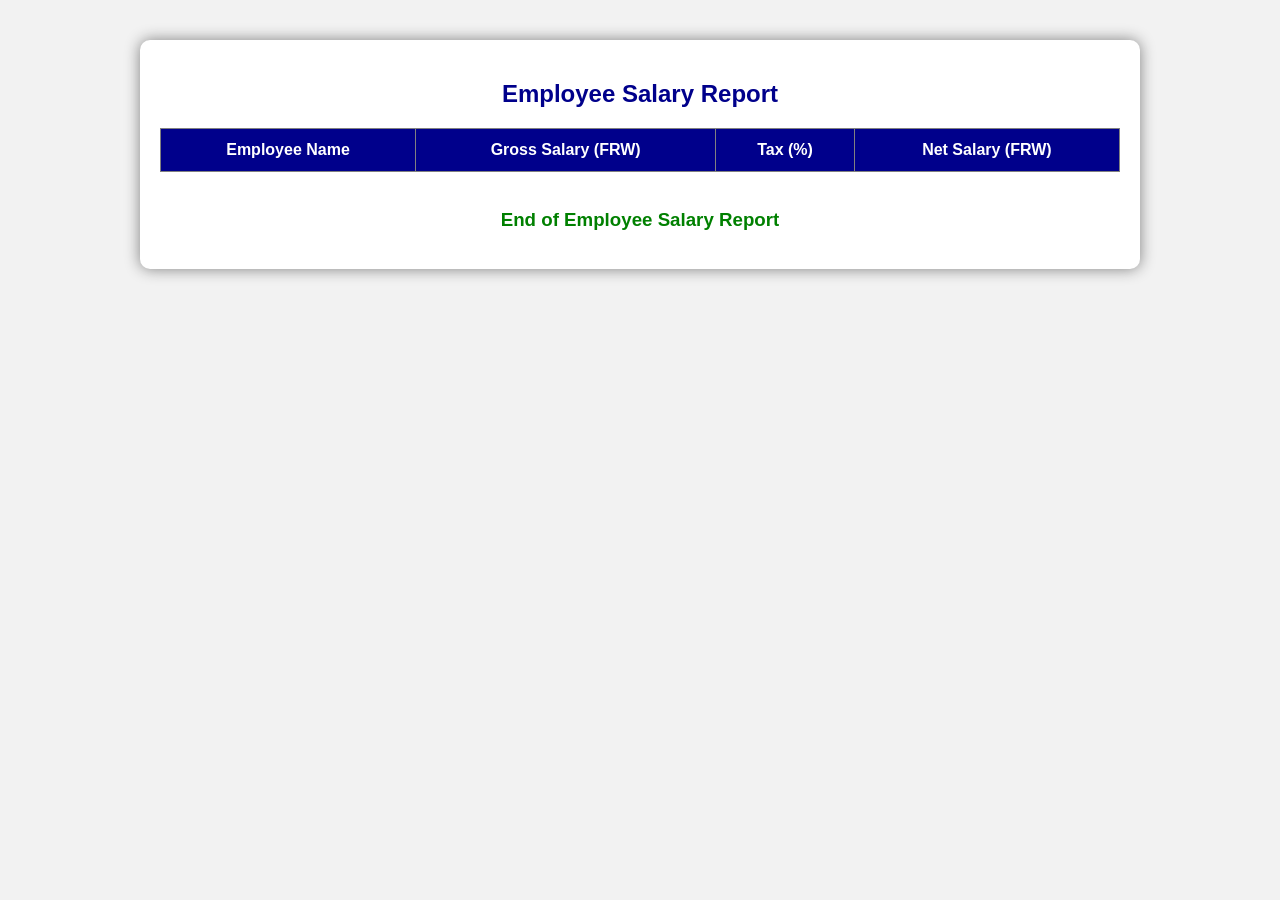
<file: Javascript Assignment/customer_salaries_output.html>
<!DOCTYPE html>
<html>
<head>
    <title>Employee Salary Report</title>

    <style>
        body
        {
            font-family: Arial, Helvetica, sans-serif;
            background-color: #f2f2f2;
            margin: 0;
            padding: 40px;
        }

        .container
        {
            width: 80%;
            margin: auto;
            background-color: white;
            padding: 20px;
            border-radius: 10px;
            box-shadow: 0px 0px 15px gray;
        }

        h2
        {
            text-align: center;
            color: darkblue;
        }

        table
        {
            width: 100%;
            border-collapse: collapse;
            margin-top: 20px;
        }

        th
        {
            background-color: darkblue;
            color: white;
            padding: 12px;
        }

        td
        {
            text-align: center;
            padding: 10px;
        }

        tr:nth-child(even)
        {
            background-color: #f2f2f2;
        }

        tr:hover
        {
            background-color: #d9edf7;
        }

        h3
        {
            text-align: center;
            color: green;
        }
    </style>
</head>

<body>

<div class="container">

<h2>Employee Salary Report</h2>

<table border="1">

<tr>
    <th>Employee Name</th>
    <th>Gross Salary (FRW)</th>
    <th>Tax (%)</th>
    <th>Net Salary (FRW)</th>
</tr>

<script>

var Employee;
var GrossSalary;
var Tax;
var NetSalary;
var NumberOfEmployees;
var i;

function DisplaySalary()
{
    if (GrossSalary <= 0)
    {
        document.write("<tr>");
        document.write("<td>" + Employee + "</td>");
        document.write("<td colspan='3'>Invalid Gross Salary</td>");
        document.write("</tr>");
    }
    else
    {
        if (GrossSalary > 100000)
        {
            Tax = 0.20;
        }
        else
        {
            Tax = 0;
        }

        NetSalary = GrossSalary - (GrossSalary * Tax);

        document.write("<tr>");
        document.write("<td>" + Employee + "</td>");
        document.write("<td>" + GrossSalary + "</td>");
        document.write("<td>" + (Tax * 100) + "%</td>");
        document.write("<td>" + NetSalary + "</td>");
        document.write("</tr>");
    }
}

NumberOfEmployees = Number(prompt("Enter Number of Employees"));

for(i = 1; i <= NumberOfEmployees; i++)
{
    Employee = prompt("Enter Employee " + i + " Name");
    GrossSalary = Number(prompt("Enter Employee " + i + " Gross Salary"));
    DisplaySalary();
}

</script>

</table>

<br>

<h3>End of Employee Salary Report</h3>

</div>

</body>
</html>
</file>
<file: Css/style.css>
* {
    margin: 0;
    padding: 0;
}

body {
    font-family: Arial, sans-serif;
    color: #222222;
    background: #f4f4f4;
}

a {
    text-decoration: none;
}

.home-header,
.page-header {
    color: white;
    background-image: url('../Media/homegg.jpg');
    background-size: cover;
    background-position: center;
}

.home-header {
    min-height: 760px;
}

.page-header {
    min-height: 390px;
}

.about-header {
    background-image: url('../Media/homegg.jpg');
}

nav {
    width: 90%;
    margin: auto;
    padding-top: 25px;
    padding-bottom: 20px;
    border-bottom: 1px solid white;
    overflow: hidden;
}

.logo {
    float: left;
}

.logo img {
    width: 210px;
}

.links {
    float: right;
    padding-top: 15px;
}

.links a,
.links span {
    color: white;
    margin-left: 16px;
    font-size: 14px;
}

.links a:hover,
.links .active {
    color: #8bd36f;
}

#logoutLink,
#userName {
    display: none;
}

.menu-button {
    display: none;
}

.header-text,
.page-title {
    width: 86%;
    margin: auto;
}

.header-text {
    padding-top: 120px;
}

.header-text h1 {
    font-size: 58px;
    margin-top: 15px;
    margin-bottom: 20px;
}

.header-text p {
    max-width: 650px;
    line-height: 1.7;
    margin-bottom: 25px;
}

.page-title {
    padding-top: 75px;
}

.page-title h1 {
    font-size: 44px;
    margin-top: 12px;
    margin-bottom: 12px;
}

.page-title p {
    line-height: 1.6;
}

.green-text {
    color: #83d267;
    font-weight: bold;
}

.button,
.light-button,
.white-button,
button {
    display: inline-block;
    padding: 13px 22px;
    border: none;
    cursor: pointer;
}

.button,
button {
    background: #55a640;
    color: white;
}

.light-button {
    color: white;
    border: 1px solid white;
    margin-left: 10px;
}

.white-button {
    background: white;
    color: #397c2b;
    margin-top: 15px;
}

.section {
    width: 86%;
    margin: auto;
    padding-top: 70px;
    padding-bottom: 70px;
}

.section-title {
    text-align: center;
    margin-bottom: 35px;
}

.section-title h2 {
    font-size: 34px;
    margin-top: 10px;
}

.cards,
.institution-list,
.about-box,
.form-area,
.contact-box,
.green-section,
.reports-list {
    overflow: hidden;
}

.card {
    width: 27%;
    min-height: 170px;
    float: left;
    margin: 1.5%;
    padding: 20px;
    background: white;
}

.card h3 {
    color: #4f9f3d;
    margin-bottom: 15px;
}

.card p,
.institution-card p,
.about-text p,
.form-info p,
.report-item p {
    line-height: 1.7;
}

.green-section {
    padding: 45px 8%;
    background: #4f9f3d;
    color: white;
}

.green-section div {
    float: left;
}

.green-section a {
    float: right;
}

.search-box {
    text-align: center;
    margin-bottom: 30px;
}

.search-box input {
    width: 65%;
    padding: 14px;
}

.institution-card {
    width: 42%;
    min-height: 155px;
    float: left;
    margin: 2%;
    padding: 20px;
    background: white;
}

.institution-card h3 {
    margin-bottom: 10px;
}

.institution-card a,
.account-form a,
.reports-message a {
    display: inline-block;
    margin-top: 15px;
    color: #397c2b;
    font-weight: bold;
}

#noInstitution {
    display: none;
    text-align: center;
    margin-top: 25px;
}

.about-picture {
    width: 45%;
    height: 450px;
    float: left;
    margin-right: 5%;
}

.about-text {
    width: 50%;
    float: left;
}

.about-text h2,
.form-info h2,
.account-box h2 {
    font-size: 34px;
    margin-top: 10px;
    margin-bottom: 18px;
}

.about-text > p {
    margin-bottom: 15px;
}

.value-box {
    width: 42%;
    min-height: 100px;
    float: left;
    margin-top: 18px;
    margin-right: 3%;
    padding: 15px;
    background: white;
    border-left: 4px solid #55a640;
}

.value-box h3 {
    margin-bottom: 8px;
}

.contact-box {
    clear: both;
    margin-top: 55px;
    padding: 30px;
    background: #222222;
    color: white;
}

.contact-box div:first-child {
    float: left;
}

.contact-box div:last-child {
    float: right;
}

.form-info {
    width: 34%;
    float: left;
    padding-right: 5%;
}

.report-count {
    margin-top: 25px;
    padding: 20px;
    background: #e5f3e1;
}

.report-count strong {
    color: #397c2b;
    font-size: 35px;
}

.small-note {
    margin-top: 18px;
    color: #666666;
}

form {
    width: 55%;
    float: left;
    background: white;
    padding: 25px;
}

label {
    display: block;
    margin-top: 15px;
    margin-bottom: 6px;
    font-weight: bold;
}

input,
select,
textarea {
    width: 95%;
    padding: 11px;
    border: 1px solid #cccccc;
    font-family: Arial, sans-serif;
}

input[type="file"] {
    background: white;
}

#charCount {
    text-align: right;
    margin-top: 5px;
    color: #666666;
}

form button {
    margin-top: 18px;
}

#successMessage,
#loginMessage,
#signupMessage {
    color: #397c2b;
    margin-top: 15px;
    font-weight: bold;
}

.account-box {
    width: 600px;
    max-width: 90%;
    margin: auto;
}

.account-form {
    width: auto;
    float: none;
}

.account-form p {
    margin-top: 15px;
}

.reports-message {
    text-align: center;
    padding: 25px;
    background: white;
}

.report-item {
    width: 42%;
    min-height: 250px;
    float: left;
    margin: 2%;
    padding: 20px;
    background: white;
    border-top: 5px solid #55a640;
}

.report-item h3 {
    margin-bottom: 12px;
}

.status {
    display: inline-block;
    margin-bottom: 12px;
    padding: 7px 12px;
    background: #fff1c7;
    color: #7a5b00;
    font-weight: bold;
}

footer {
    clear: both;
    background: #181818;
    color: #dddddd;
    text-align: center;
    padding: 30px;
    line-height: 1.8;
}

footer img {
    width: 190px;
}

@media screen and (max-width: 900px) {
    .logo,
    .links,
    .card,
    .institution-card,
    .about-picture,
    .about-text,
    .value-box,
    .form-info,
    form,
    .green-section div,
    .green-section a,
    .contact-box div:first-child,
    .contact-box div:last-child,
    .report-item {
        float: none;
        width: auto;
    }

    .menu-button {
        display: block;
        float: right;
        margin-top: 5px;
    }

    .links {
        display: none;
        clear: both;
        padding-top: 20px;
    }

    .links.show {
        display: block;
    }

    .links a,
    .links span {
        display: block;
        margin: 12px 0;
    }

    .header-text h1 {
        font-size: 40px;
    }

    .page-title h1 {
        font-size: 35px;
    }

    .card,
    .institution-card,
    .value-box,
    .report-item {
        margin: 15px 0;
    }

    .about-picture {
        width: 100%;
        height: auto;
        margin-bottom: 25px;
    }

    .form-info {
        margin-bottom: 25px;
    }

    .search-box input {
        width: 90%;
    }

    .green-section a {
        margin-top: 20px;
    }

    .contact-box div:last-child {
        margin-top: 20px;
    }
}
</file>
